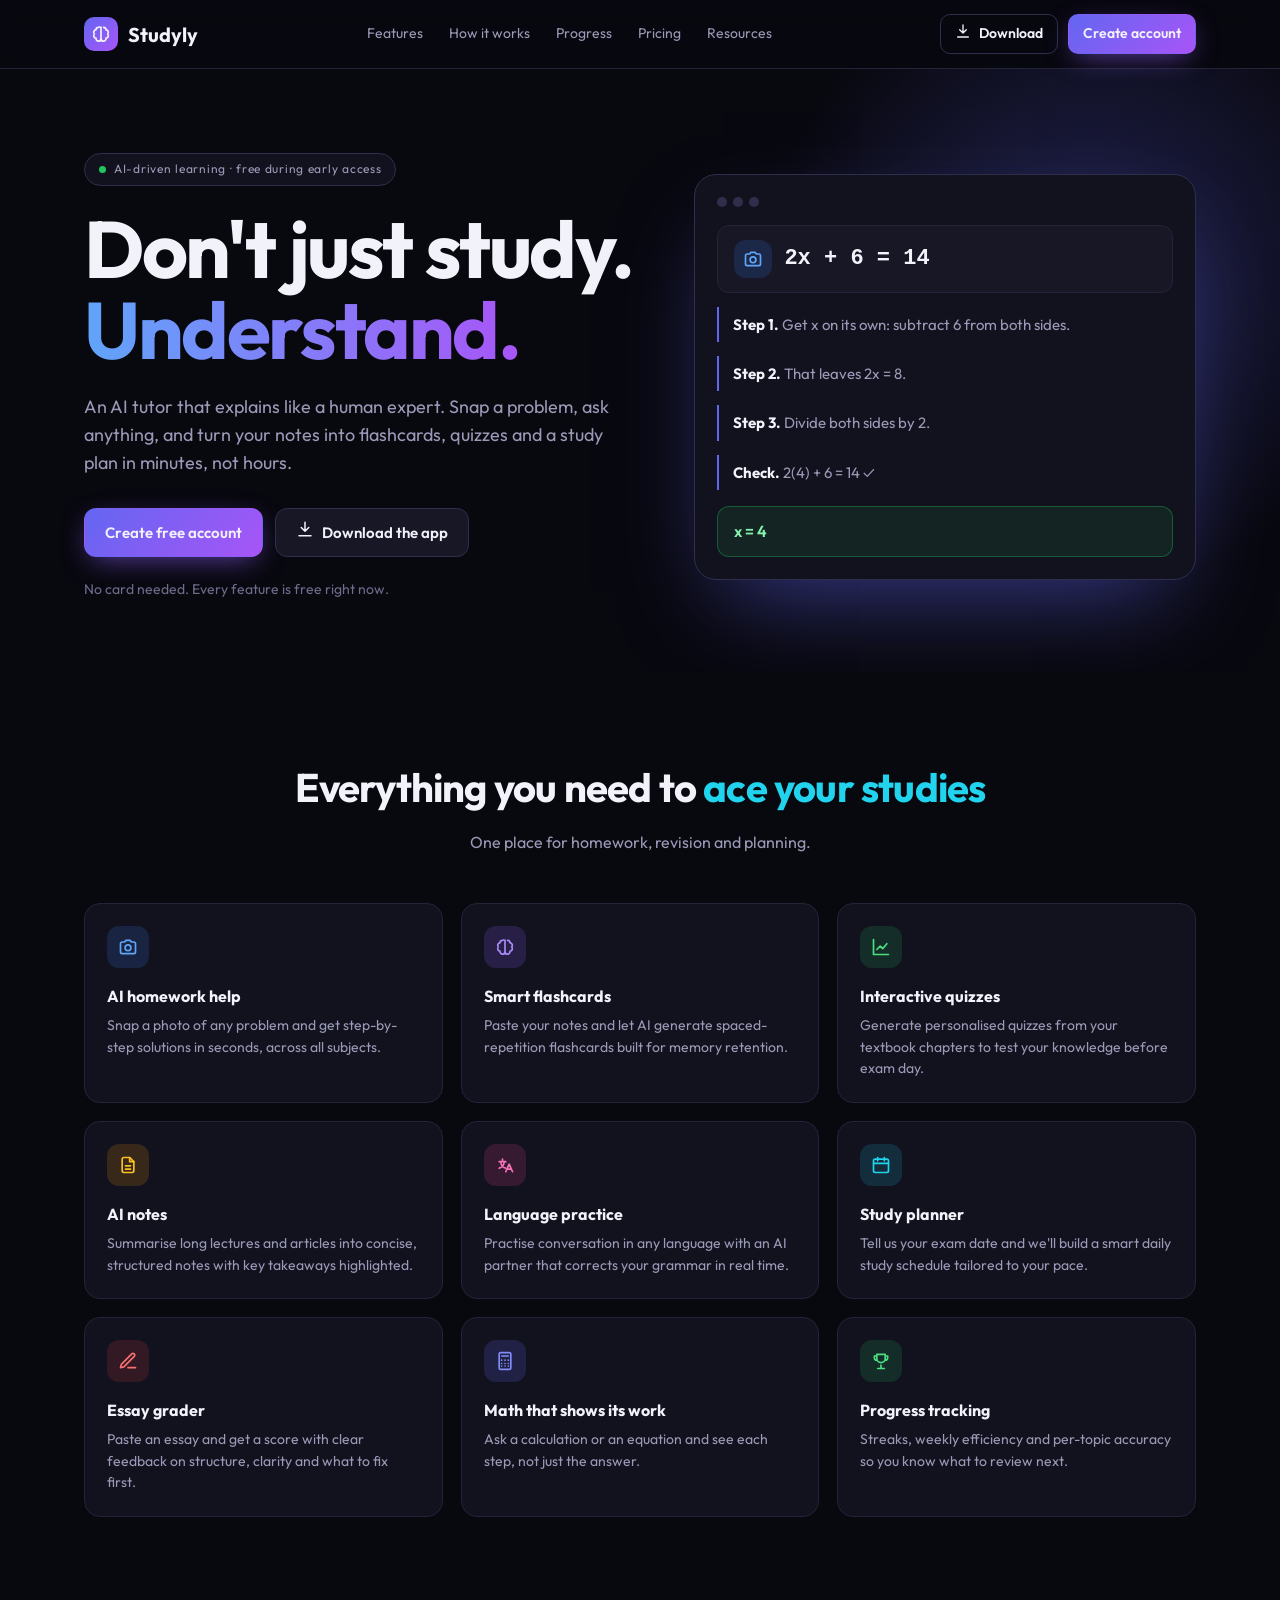
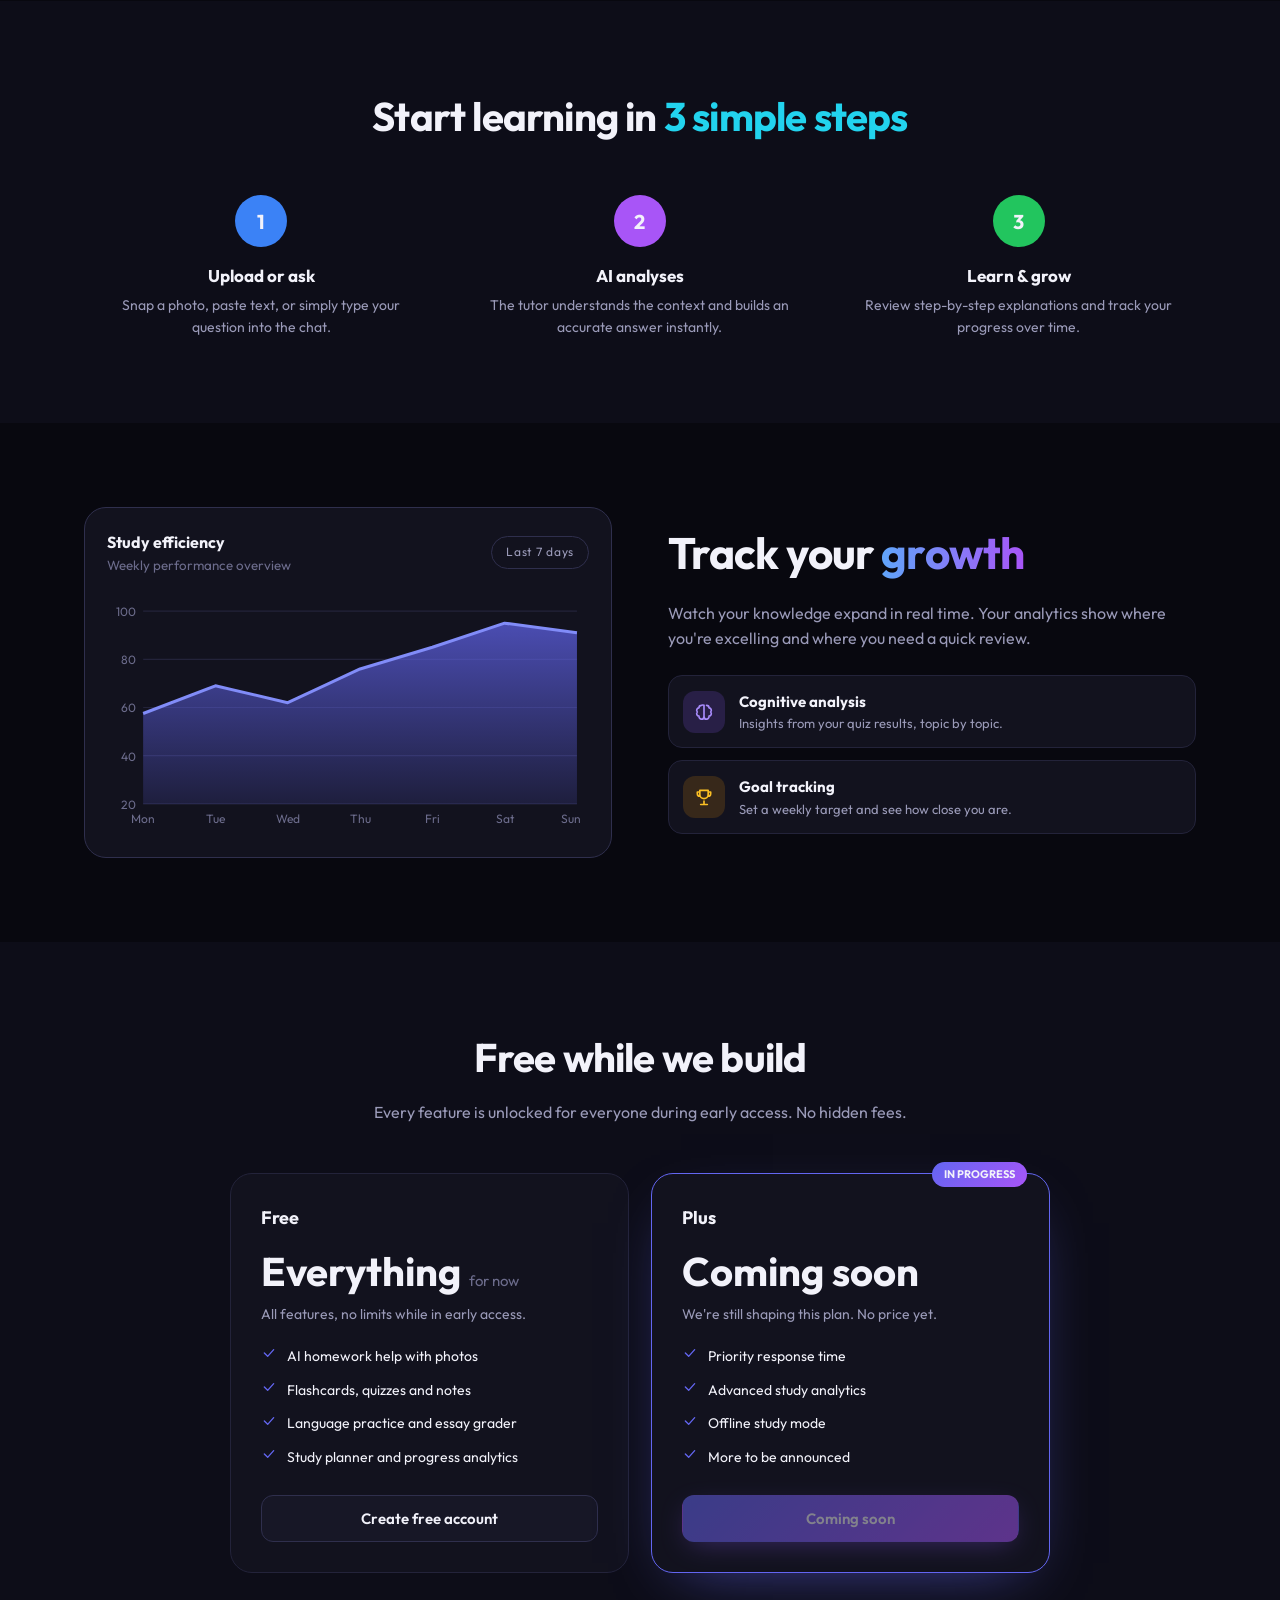
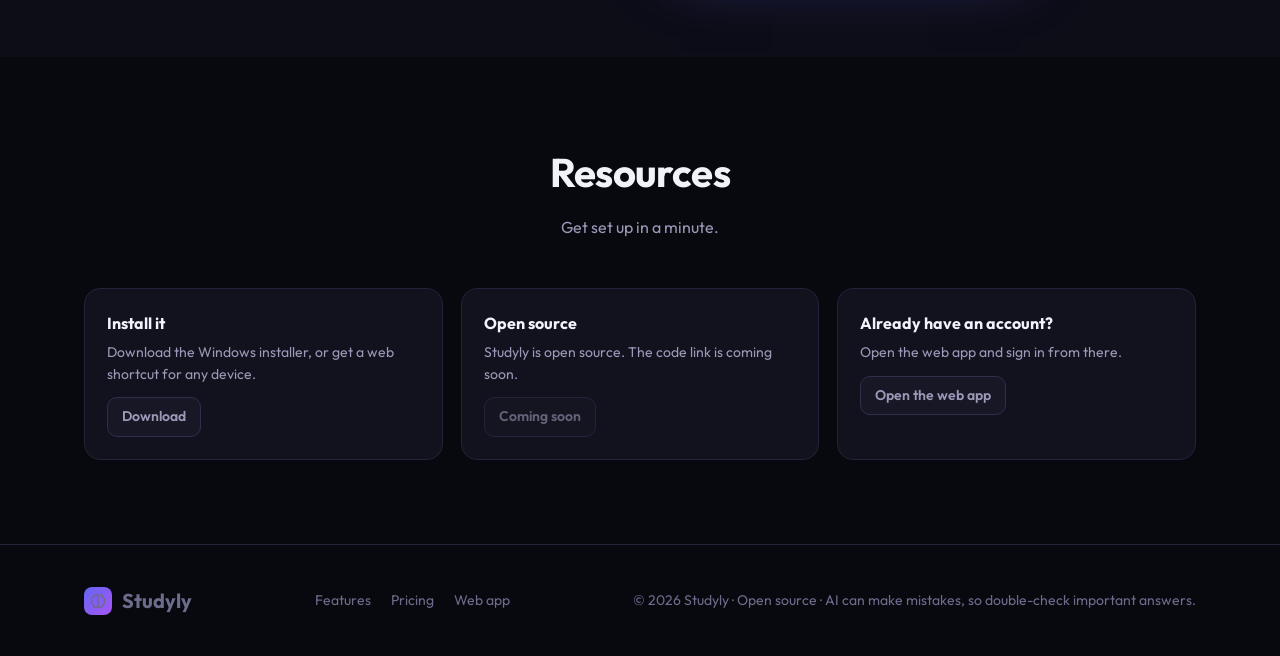
<file: index.html>
<!doctype html>
<html lang="en">
<head>
<meta charset="utf-8">
<meta name="viewport" content="width=device-width,initial-scale=1">
<title>{name} – Free AI homework help, flashcards &amp; study planner</title>
<meta name="description" content="Snap a problem, chat with an AI tutor, make flashcards and quizzes, and plan your exams. Free while in early access.">
<meta name="theme-color" content="#08080f">
<link rel="manifest" href="manifest.webmanifest">
<link rel="icon" href="icon.svg" type="image/svg+xml">
<link rel="preconnect" href="https://fonts.googleapis.com"><link rel="preconnect" href="https://fonts.gstatic.com" crossorigin>
<link href="https://fonts.googleapis.com/css2?family=Outfit:wght@400;500;600;700&display=swap" rel="stylesheet">
<link rel="stylesheet" href="styles.css">
</head>
<body>
<header class="nav">
  <div class="wrap">
    <a class="brand" href="#top"><span class="logo" data-icon="brain" data-size="20"></span><span data-name>Studyly</span></a>
    <ul id="menu">
      <li><a href="#features">Features</a></li>
      <li><a href="#how">How it works</a></li>
      <li><a href="#growth">Progress</a></li>
      <li><a href="#pricing">Pricing</a></li>
      <li><a href="#resources">Resources</a></li>
    </ul>
    <div class="cta">
      <button class="btn ghost sm" data-open-download><span data-icon="download" data-size="16"></span>Download</button>
      <a class="btn primary sm" id="signupTop" href="app.html?mode=signup">Create account</a>
    </div>
    <button class="burger" id="burger" aria-label="Menu" data-icon="menu"></button>
  </div>
</header>

<main id="top">
<section class="hero">
  <div class="wrap">
    <div>
      <span class="pill"><i></i>AI-driven learning · free during early access</span>
      <h1 class="big">Don't just study. <span class="gradtext">Understand.</span></h1>
      <p class="lead">An AI tutor that explains like a human expert. Snap a problem, ask anything, and turn your notes into flashcards, quizzes and a study plan in minutes, not hours.</p>
      <div class="actions">
        <a class="btn primary" href="app.html?mode=signup">Create free account</a>
        <button class="btn" data-open-download><span data-icon="download" data-size="18"></span>Download the app</button>
      </div>
      <p class="note">No card needed. Every feature is free right now.</p>
    </div>
    <div class="demo" id="demo" aria-label="Example of a step-by-step answer">
      <div class="bar"><i></i><i></i><i></i></div>
      <div class="q"><span class="fcard ico c-blue" style="margin:0;width:38px;height:38px" data-icon="camera"></span><code>2x + 6 = 14</code></div>
      <div class="step"><b>Step 1.</b> Get x on its own: subtract 6 from both sides.</div>
      <div class="step"><b>Step 2.</b> That leaves 2x = 8.</div>
      <div class="step"><b>Step 3.</b> Divide both sides by 2.</div>
      <div class="step"><b>Check.</b> 2(4) + 6 = 14 ✓</div>
      <div class="ans">x = 4</div>
    </div>
  </div>
</section>

<section id="features">
  <div class="wrap">
    <div class="sec-head"><h2>Everything you need to <span class="cyantext">ace your studies</span></h2><p>One place for homework, revision and planning.</p></div>
    <div class="grid3">
      <article class="fcard"><div class="ico c-blue" data-icon="camera"></div><h3>AI homework help</h3><p>Snap a photo of any problem and get step-by-step solutions in seconds, across all subjects.</p></article>
      <article class="fcard"><div class="ico c-violet" data-icon="brain"></div><h3>Smart flashcards</h3><p>Paste your notes and let AI generate spaced-repetition flashcards built for memory retention.</p></article>
      <article class="fcard"><div class="ico c-green" data-icon="chart"></div><h3>Interactive quizzes</h3><p>Generate personalised quizzes from your textbook chapters to test your knowledge before exam day.</p></article>
      <article class="fcard"><div class="ico c-amber" data-icon="notes"></div><h3>AI notes</h3><p>Summarise long lectures and articles into concise, structured notes with key takeaways highlighted.</p></article>
      <article class="fcard"><div class="ico c-pink" data-icon="languages"></div><h3>Language practice</h3><p>Practise conversation in any language with an AI partner that corrects your grammar in real time.</p></article>
      <article class="fcard"><div class="ico c-cyan" data-icon="calendar"></div><h3>Study planner</h3><p>Tell us your exam date and we'll build a smart daily study schedule tailored to your pace.</p></article>
      <article class="fcard"><div class="ico c-red" data-icon="pen"></div><h3>Essay grader</h3><p>Paste an essay and get a score with clear feedback on structure, clarity and what to fix first.</p></article>
      <article class="fcard"><div class="ico c-indigo" data-icon="calc"></div><h3>Math that shows its work</h3><p>Ask a calculation or an equation and see each step, not just the answer.</p></article>
      <article class="fcard"><div class="ico c-green" data-icon="trophy"></div><h3>Progress tracking</h3><p>Streaks, weekly efficiency and per-topic accuracy so you know what to review next.</p></article>
    </div>
  </div>
</section>

<section id="how" style="background:var(--bg2)">
  <div class="wrap">
    <div class="sec-head"><h2>Start learning in <span class="cyantext">3 simple steps</span></h2></div>
    <div class="steps">
      <div><div class="num" style="background:var(--blue)">1</div><h3>Upload or ask</h3><p>Snap a photo, paste text, or simply type your question into the chat.</p></div>
      <div><div class="num" style="background:var(--purple)">2</div><h3>AI analyses</h3><p>The tutor understands the context and builds an accurate answer instantly.</p></div>
      <div><div class="num" style="background:var(--green)">3</div><h3>Learn &amp; grow</h3><p>Review step-by-step explanations and track your progress over time.</p></div>
    </div>
  </div>
</section>

<section id="growth" class="growth">
  <div class="wrap">
    <div class="chartcard">
      <header><div><b>Study efficiency</b><small>Weekly performance overview</small></div><span class="pill">Last 7 days</span></header>
      <svg viewBox="0 0 400 200" width="100%" role="img" aria-label="Rising study efficiency chart">
        <defs><linearGradient id="ga" x1="0" y1="0" x2="0" y2="1"><stop offset="0" stop-color="#6366f1" stop-opacity=".7"/><stop offset="1" stop-color="#6366f1" stop-opacity=".15"/></linearGradient></defs>
        <g stroke="#23233a" stroke-width="1"><path d="M30 20h360M30 60h360M30 100h360M30 140h360M30 180h360"/></g>
        <g fill="#6c6c8c" font-size="10" text-anchor="end"><text x="24" y="24">100</text><text x="24" y="64">80</text><text x="24" y="104">60</text><text x="24" y="144">40</text><text x="24" y="184">20</text></g>
        <path d="M30 105 L90 82 L150 96 L210 68 L270 50 L330 30 L390 38 L390 180 L30 180Z" fill="url(#ga)"/>
        <path d="M30 105 L90 82 L150 96 L210 68 L270 50 L330 30 L390 38" fill="none" stroke="#818cf8" stroke-width="2.5" stroke-linejoin="round"/>
        <g fill="#6c6c8c" font-size="10" text-anchor="middle"><text x="30" y="196">Mon</text><text x="90" y="196">Tue</text><text x="150" y="196">Wed</text><text x="210" y="196">Thu</text><text x="270" y="196">Fri</text><text x="330" y="196">Sat</text><text x="385" y="196">Sun</text></g>
      </svg>
    </div>
    <div>
      <h2>Track your <span class="gradtext">growth</span></h2>
      <p class="lead">Watch your knowledge expand in real time. Your analytics show where you're excelling and where you need a quick review.</p>
      <div class="mini"><div class="fcard ico c-violet" style="margin:0" data-icon="brain"></div><div><h4>Cognitive analysis</h4><p>Insights from your quiz results, topic by topic.</p></div></div>
      <div class="mini"><div class="fcard ico c-amber" style="margin:0" data-icon="trophy"></div><div><h4>Goal tracking</h4><p>Set a weekly target and see how close you are.</p></div></div>
    </div>
  </div>
</section>

<section id="pricing" style="background:var(--bg2)">
  <div class="wrap">
    <div class="sec-head"><h2>Free while we build</h2><p>Every feature is unlocked for everyone during early access. No hidden fees.</p></div>
    <div class="pricing">
      <div class="plan">
        <h3>Free</h3><div class="price">Everything <small>for now</small></div>
        <p class="sub">All features, no limits while in early access.</p>
        <ul>
          <li><span data-icon="check" data-size="16"></span>AI homework help with photos</li>
          <li><span data-icon="check" data-size="16"></span>Flashcards, quizzes and notes</li>
          <li><span data-icon="check" data-size="16"></span>Language practice and essay grader</li>
          <li><span data-icon="check" data-size="16"></span>Study planner and progress analytics</li>
        </ul>
        <a class="btn" href="app.html?mode=signup">Create free account</a>
      </div>
      <div class="plan hot">
        <span class="badge">IN PROGRESS</span>
        <h3>Plus</h3><div class="price">Coming soon</div>
        <p class="sub">We're still shaping this plan. No price yet.</p>
        <ul>
          <li><span data-icon="check" data-size="16"></span>Priority response time</li>
          <li><span data-icon="check" data-size="16"></span>Advanced study analytics</li>
          <li><span data-icon="check" data-size="16"></span>Offline study mode</li>
          <li><span data-icon="check" data-size="16"></span>More to be announced</li>
        </ul>
        <button class="btn primary" disabled>Coming soon</button>
      </div>
    </div>
  </div>
</section>

<section id="resources">
  <div class="wrap">
    <div class="sec-head"><h2>Resources</h2><p>Get set up in a minute.</p></div>
    <div class="grid3">
      <article class="fcard"><h3>Install it</h3><p>Download the Windows installer, or get a web shortcut for any device.</p><p style="margin-top:12px"><button class="btn sm" data-open-download>Download</button></p></article>
      <article class="fcard"><h3>Open source</h3><p>Studyly is open source. The code link is coming soon.</p><p style="margin-top:12px"><a class="btn sm" id="srcRes" href="#" target="_blank" rel="noopener">Coming soon</a></p></article>
      <article class="fcard"><h3>Already have an account?</h3><p>Open the web app and sign in from there.</p><p style="margin-top:12px"><a class="btn sm" href="app.html">Open the web app</a></p></article>
    </div>
  </div>
</section>
</main>

<footer>
  <div class="wrap">
    <div class="brand"><span class="logo" data-icon="brain" data-size="18" style="width:28px;height:28px;border-radius:8px"></span><span data-name>Studyly</span></div>
    <nav><a href="#features">Features</a><a href="#pricing">Pricing</a><a href="app.html">Web app</a></nav>
    <span>© <span id="yr"></span> <span data-name>Studyly</span> · Open source · AI can make mistakes, so double-check important answers.</span>
  </div>
</footer>

<div class="modal" id="dl" role="dialog" aria-modal="true" aria-labelledby="dlt">
  <div class="sheet">
    <button class="closex" id="dlx" aria-label="Close" data-icon="x"></button>
    <h2 id="dlt">Download <span data-name>Studyly</span></h2>
    <p id="dlmsg">Pick how you want to get it.</p>
    <div class="opt">
      <div><h4>Windows installer</h4><p id="exeDesc">Installs the app on your PC.</p></div>
      <button class="btn primary sm" id="exeBtn">Download</button>
    </div>
    <div class="opt">
      <div><h4>Web shortcut</h4><p>A one-click shortcut that opens the web app on any device.</p></div>
      <button class="btn sm" id="scBtn">Get shortcut</button>
    </div>
    <div class="opt" id="instRow" style="display:none">
      <div><h4>Install as an app</h4><p>Opens in its own window, with an icon on your device.</p></div>
      <button class="btn sm" id="instBtn">Install</button>
    </div>
    <div class="opt" style="opacity:.75">
      <div><h4>Source code</h4><p id="srcDesc">Studyly is open source. The code link is coming soon.</p></div>
      <a class="btn sm" id="srcBtn" href="#" target="_blank" rel="noopener">Coming soon</a>
    </div>
    <div class="howto" id="howto" hidden></div>
    <p style="margin-top:18px;text-align:center"><a class="btn ghost sm" href="app.html">Or open the web app now</a></p>
  </div>
</div>

<script src="config.js"></script>
<script src="icons.js"></script>
<script src="shared.js"></script>
<script>
(function(){
  var C=window.CONFIG, $=function(s){return document.querySelector(s)};
  $('#yr').textContent=new Date().getFullYear();
  $('#burger').onclick=function(){$('#menu').classList.toggle('open')};
  document.querySelectorAll('#menu a').forEach(function(a){a.onclick=function(){$('#menu').classList.remove('open')}});
  var d=$('#demo'); setTimeout(function(){d.classList.add('play')},300);
  try{ if(localStorage.getItem('sy_session')){ var t=$('#signupTop'); t.textContent='Open app'; t.href='app.html'; } }catch(e){}

  var isWin=Shortcut.platform()==='win';
  // source code: "coming soon" until SOURCE_URL is set
  function wireSource(el){ if(C.SOURCE_URL){ el.href=C.SOURCE_URL; el.textContent='View source'; } else { el.removeAttribute('href'); el.setAttribute('aria-disabled','true'); el.style.opacity=.6; el.style.pointerEvents='none'; el.textContent='Coming soon'; } }
  wireSource($('#srcBtn')); wireSource($('#srcRes'));
  if(C.SOURCE_URL){ $('#srcDesc').textContent='Studyly is open source. Read the code.'; }

  var m=$('#dl');
  function refresh(){ $('#instRow').style.display=Shortcut.canInstall()?'flex':'none'; }
  function open(){
    m.classList.add('open'); $('#dlx').focus(); refresh();
    var msg=$('#dlmsg');
    if(isWin&&C.INSTALLER_URL){ Shortcut.exe(); msg.textContent='Your download has started. If nothing happens, press Download below.'; $('#exeDesc').textContent='Installs the app on your PC. Windows may show a security warning for new apps.'; }
    else if(!isWin){ msg.textContent='The installer is for Windows. On this device, use the web shortcut.'; $('#exeDesc').textContent='Windows only.'; $('#exeBtn').disabled=true; }
    else { msg.textContent='The installer is coming soon. Use the web shortcut for now.'; $('#exeBtn').disabled=true; }
  }
  function close(){ m.classList.remove('open'); }
  document.querySelectorAll('[data-open-download]').forEach(function(x){x.onclick=open});
  $('#exeBtn').onclick=function(){ Shortcut.exe(); };
  $('#dlx').onclick=close; m.onclick=function(e){if(e.target===m)close()};
  document.addEventListener('keydown',function(e){if(e.key==='Escape')close()});
  document.addEventListener('sy-installable',refresh);
  $('#instBtn').onclick=function(){Shortcut.install().then(refresh)};
  var tips={
    win:['Open your Downloads folder.','Drag the shortcut to your desktop or taskbar.','Double-click it to open the app.'],
    mac:['Open your Downloads folder.','Drag the .webloc file to your Dock or desktop.','Double-click it to open the app.'],
    linux:['Open your Downloads folder.','Right-click the .desktop file and allow launching.','Double-click it to open the app.'],
    android:['Tap the browser menu (⋮).','Choose "Add to Home screen" or "Install app".'],
    ios:['Open this page in Safari and tap Share.','Choose "Add to Home Screen".']
  };
  $('#scBtn').onclick=function(){
    var p=Shortcut.platform(), h=$('#howto');
    if(p==='android'||p==='ios'){ h.innerHTML='<b>Add it to your phone</b><ol>'+tips[p].map(function(t){return '<li>'+t+'</li>'}).join('')+'</ol>'; }
    else { Shortcut.download(); h.innerHTML='<b>Shortcut downloaded</b><ol>'+tips[p].map(function(t){return '<li>'+t+'</li>'}).join('')+'</ol>'; }
    h.hidden=false;
  };
})();
</script>
</body>
</html>
</file>
<file: styles.css>
:root{
  --bg:#08080f; --bg2:#0d0d18; --card:#12121e; --card2:#171726; --line:#23233a; --line2:#2f2f4d;
  --text:#f2f2fa; --muted:#9a9ab8; --dim:#6c6c8c;
  --blue:#3b82f6; --violet:#8b5cf6; --purple:#a855f7; --indigo:#6366f1; --cyan:#22d3ee; --green:#22c55e; --amber:#f59e0b; --pink:#ec4899; --red:#ef4444;
  --grad:linear-gradient(135deg,#6366f1,#a855f7);
  --font:'Outfit','Plus Jakarta Sans',system-ui,-apple-system,'Segoe UI',Roboto,sans-serif;
  --r:16px;
}
*{box-sizing:border-box;margin:0}
html{scroll-behavior:smooth;scroll-padding-top:84px}
body{background:var(--bg);color:var(--text);font-family:var(--font);line-height:1.55;-webkit-font-smoothing:antialiased}
a{color:inherit;text-decoration:none}
button,input,select,textarea{font:inherit;color:inherit}
:focus-visible{outline:2px solid var(--cyan);outline-offset:2px}
.ic{flex:none}
.wrap{max-width:1160px;margin:0 auto;padding:0 24px}
.btn{display:inline-flex;align-items:center;gap:8px;justify-content:center;padding:11px 20px;border-radius:12px;border:1px solid var(--line2);background:var(--card2);cursor:pointer;font-weight:600;font-size:15px;transition:transform .15s,border-color .15s,background .15s}
.btn:hover{border-color:var(--indigo)}
.btn:active{transform:scale(.98)}
.btn.primary{background:var(--grad);border-color:transparent;box-shadow:0 8px 28px -8px rgba(139,92,246,.7)}
.btn.primary:hover{filter:brightness(1.1)}
.btn.ghost{background:transparent}
.btn.sm{padding:8px 14px;font-size:14px;border-radius:10px}
.btn[disabled]{opacity:.5;cursor:not-allowed}

/* nav */
.nav{position:sticky;top:0;z-index:20;background:rgba(8,8,15,.8);backdrop-filter:blur(14px);border-bottom:1px solid var(--line)}
.nav .wrap{display:flex;align-items:center;gap:28px;height:68px}
.brand{display:flex;align-items:center;gap:10px;font-weight:700;font-size:20px}
.brand .logo{width:34px;height:34px;border-radius:10px;background:var(--grad);display:grid;place-items:center}
.nav ul{display:flex;gap:26px;list-style:none;padding:0;margin:0 auto;font-size:14px;color:var(--muted)}
.nav ul a:hover{color:var(--text)}
.nav .cta{display:flex;gap:10px}
.burger{display:none;background:none;border:0;cursor:pointer;margin-left:auto}

/* hero */
.hero{padding:84px 0 72px;position:relative;overflow:hidden}
.hero:before{content:"";position:absolute;inset:-20% -10% auto auto;width:640px;height:640px;background:radial-gradient(closest-side,rgba(99,102,241,.28),transparent);pointer-events:none}
.hero .wrap{display:grid;grid-template-columns:1.05fr .95fr;gap:56px;align-items:center;position:relative}
.pill{display:inline-flex;gap:8px;align-items:center;font-size:12px;letter-spacing:.06em;color:var(--muted);border:1px solid var(--line2);border-radius:99px;padding:6px 14px;background:var(--card)}
.pill i{width:7px;height:7px;border-radius:50%;background:var(--green);display:block}
h1.big{font-size:clamp(44px,7vw,80px);line-height:1.02;letter-spacing:-.03em;font-weight:700;margin:22px 0}
.gradtext{background:linear-gradient(90deg,#60a5fa,#a855f7);-webkit-background-clip:text;background-clip:text;color:transparent}
.cyantext{color:var(--cyan)}
.lead{color:var(--muted);font-size:18px;max-width:52ch}
.hero .actions{display:flex;gap:12px;margin:32px 0 22px;flex-wrap:wrap}
.hero .note{color:var(--dim);font-size:14px}

/* hero demo card (the one moving thing on the page) */
.demo{background:var(--card);border:1px solid var(--line2);border-radius:22px;padding:22px;box-shadow:0 40px 90px -30px rgba(99,102,241,.55)}
.demo .bar{display:flex;gap:6px;margin-bottom:18px}
.demo .bar i{width:10px;height:10px;border-radius:50%;background:var(--line2)}
.demo .q{background:var(--card2);border:1px solid var(--line);border-radius:12px;padding:14px 16px;display:flex;gap:12px;align-items:center}
.demo .q code{font-size:22px;font-weight:600}
.step{opacity:0;transform:translateY(8px);border-left:2px solid var(--indigo);padding:6px 0 6px 14px;margin:14px 0 0;color:var(--muted);font-size:15px}
.step b{color:var(--text)}
.demo.play .step{animation:in .5s forwards}
.demo.play .step:nth-of-type(1){animation-delay:.5s}.demo.play .step:nth-of-type(2){animation-delay:1.4s}.demo.play .step:nth-of-type(3){animation-delay:2.3s}.demo.play .step:nth-of-type(4){animation-delay:3.2s}
@keyframes in{to{opacity:1;transform:none}}
.demo .ans{margin-top:16px;padding:12px 16px;border-radius:12px;background:rgba(34,197,94,.1);border:1px solid rgba(34,197,94,.35);color:#86efac;font-weight:600;opacity:0}
.demo.play .ans{animation:in .5s 4.1s forwards}

/* sections */
section{padding:84px 0}
.sec-head{text-align:center;margin-bottom:48px}
.sec-head h2{font-size:clamp(28px,4vw,40px);letter-spacing:-.02em}
.sec-head p{color:var(--muted);max-width:58ch;margin:12px auto 0}
.grid3{display:grid;grid-template-columns:repeat(3,1fr);gap:18px}
.fcard{background:var(--card);border:1px solid var(--line);border-radius:var(--r);padding:22px}
.fcard .ico{width:42px;height:42px;border-radius:12px;display:grid;place-items:center;margin-bottom:16px}
.fcard h3{font-size:16px;margin-bottom:6px}
.fcard p{color:var(--muted);font-size:14px}
.c-blue{background:rgba(59,130,246,.16);color:#60a5fa}.c-violet{background:rgba(139,92,246,.18);color:#a78bfa}.c-green{background:rgba(34,197,94,.15);color:#4ade80}
.c-amber{background:rgba(245,158,11,.16);color:#fbbf24}.c-pink{background:rgba(236,72,153,.16);color:#f472b6}.c-cyan{background:rgba(34,211,238,.14);color:#22d3ee}.c-red{background:rgba(239,68,68,.15);color:#f87171}.c-indigo{background:rgba(99,102,241,.18);color:#818cf8}

/* steps */
.steps{display:grid;grid-template-columns:repeat(3,1fr);gap:24px;text-align:center;position:relative}
.steps>div{padding:0 12px}
.num{width:52px;height:52px;border-radius:50%;display:grid;place-items:center;font-weight:700;font-size:20px;margin:0 auto 16px}
.steps h3{font-size:17px}.steps p{color:var(--muted);font-size:14px;margin-top:6px}

/* growth */
.growth .wrap{display:grid;grid-template-columns:1fr 1fr;gap:56px;align-items:center}
.chartcard{background:var(--card);border:1px solid var(--line2);border-radius:22px;padding:22px}
.chartcard header{display:flex;justify-content:space-between;align-items:center;margin-bottom:12px}
.chartcard small{color:var(--dim);display:block}
.growth h2{font-size:clamp(30px,4vw,44px);letter-spacing:-.02em}
.growth .lead{margin:14px 0 24px;font-size:16px}
.mini{display:flex;gap:14px;align-items:center;background:var(--card);border:1px solid var(--line);border-radius:14px;padding:14px;margin-bottom:12px}
.mini h4{font-size:15px}.mini p{font-size:13px;color:var(--muted)}

/* pricing */
.pricing{max-width:820px;margin:0 auto;display:grid;grid-template-columns:1fr 1fr;gap:22px}
.plan{background:var(--card);border:1px solid var(--line);border-radius:22px;padding:30px;position:relative;display:flex;flex-direction:column}
.plan.hot{border-color:var(--indigo);box-shadow:0 20px 60px -30px rgba(99,102,241,.7)}
.plan h3{font-size:18px}
.plan .price{font-size:40px;font-weight:700;margin:8px 0 2px}
.plan .price small{font-size:15px;color:var(--dim);font-weight:400}
.plan .sub{color:var(--muted);font-size:14px;margin-bottom:20px}
.plan ul{list-style:none;padding:0;display:grid;gap:11px;font-size:14px;margin-bottom:26px;flex:1}
.plan li{display:flex;gap:10px;align-items:center}
.plan li .ic{color:var(--indigo)}
.badge{position:absolute;top:-12px;right:22px;background:var(--grad);font-size:11px;font-weight:700;padding:4px 12px;border-radius:99px}

/* footer */
footer{border-top:1px solid var(--line);padding:40px 0;color:var(--dim);font-size:14px}
footer .wrap{display:flex;justify-content:space-between;gap:20px;flex-wrap:wrap;align-items:center}
footer nav{display:flex;gap:20px}

/* modal */
.modal{position:fixed;inset:0;background:rgba(0,0,0,.7);display:none;place-items:center;z-index:50;padding:20px}
.modal.open{display:grid}
.sheet{background:var(--card);border:1px solid var(--line2);border-radius:22px;max-width:560px;width:100%;padding:28px;max-height:92vh;overflow:auto}
.sheet h2{font-size:24px}.sheet>p{color:var(--muted);margin:6px 0 20px}
.opt{border:1px solid var(--line2);background:var(--card2);border-radius:14px;padding:16px;margin-bottom:12px;display:flex;gap:14px;align-items:center}
.opt>div{flex:1}.opt h4{font-size:15px}.opt p{font-size:13px;color:var(--muted)}
.howto{font-size:13px;color:var(--muted);background:var(--bg2);border-radius:12px;padding:14px 16px;margin-top:8px}
.howto ol{padding-left:18px;display:grid;gap:4px}
.closex{float:right;background:none;border:0;cursor:pointer;color:var(--muted)}

@media (max-width:900px){
  .hero .wrap,.growth .wrap{grid-template-columns:1fr}
  .grid3,.steps{grid-template-columns:1fr 1fr}
  .pricing{grid-template-columns:1fr}
  .nav ul{display:none;position:absolute;top:68px;left:0;right:0;background:var(--bg2);flex-direction:column;padding:20px 24px;border-bottom:1px solid var(--line);margin:0}
  .nav ul.open{display:flex}
  .burger{display:block}.nav .cta{margin-left:0}
}
@media (max-width:560px){
  .grid3,.steps{grid-template-columns:1fr}
  .nav .cta .btn.ghost{display:none}
  .hero{padding-top:48px}
}
@media (prefers-reduced-motion:reduce){.demo.play .step,.demo.play .ans{animation-duration:.01s;animation-delay:0s!important}}
.fcard.ico{width:42px;height:42px;border-radius:12px;display:grid;place-items:center;padding:0;flex:none;border:0}
</file>
